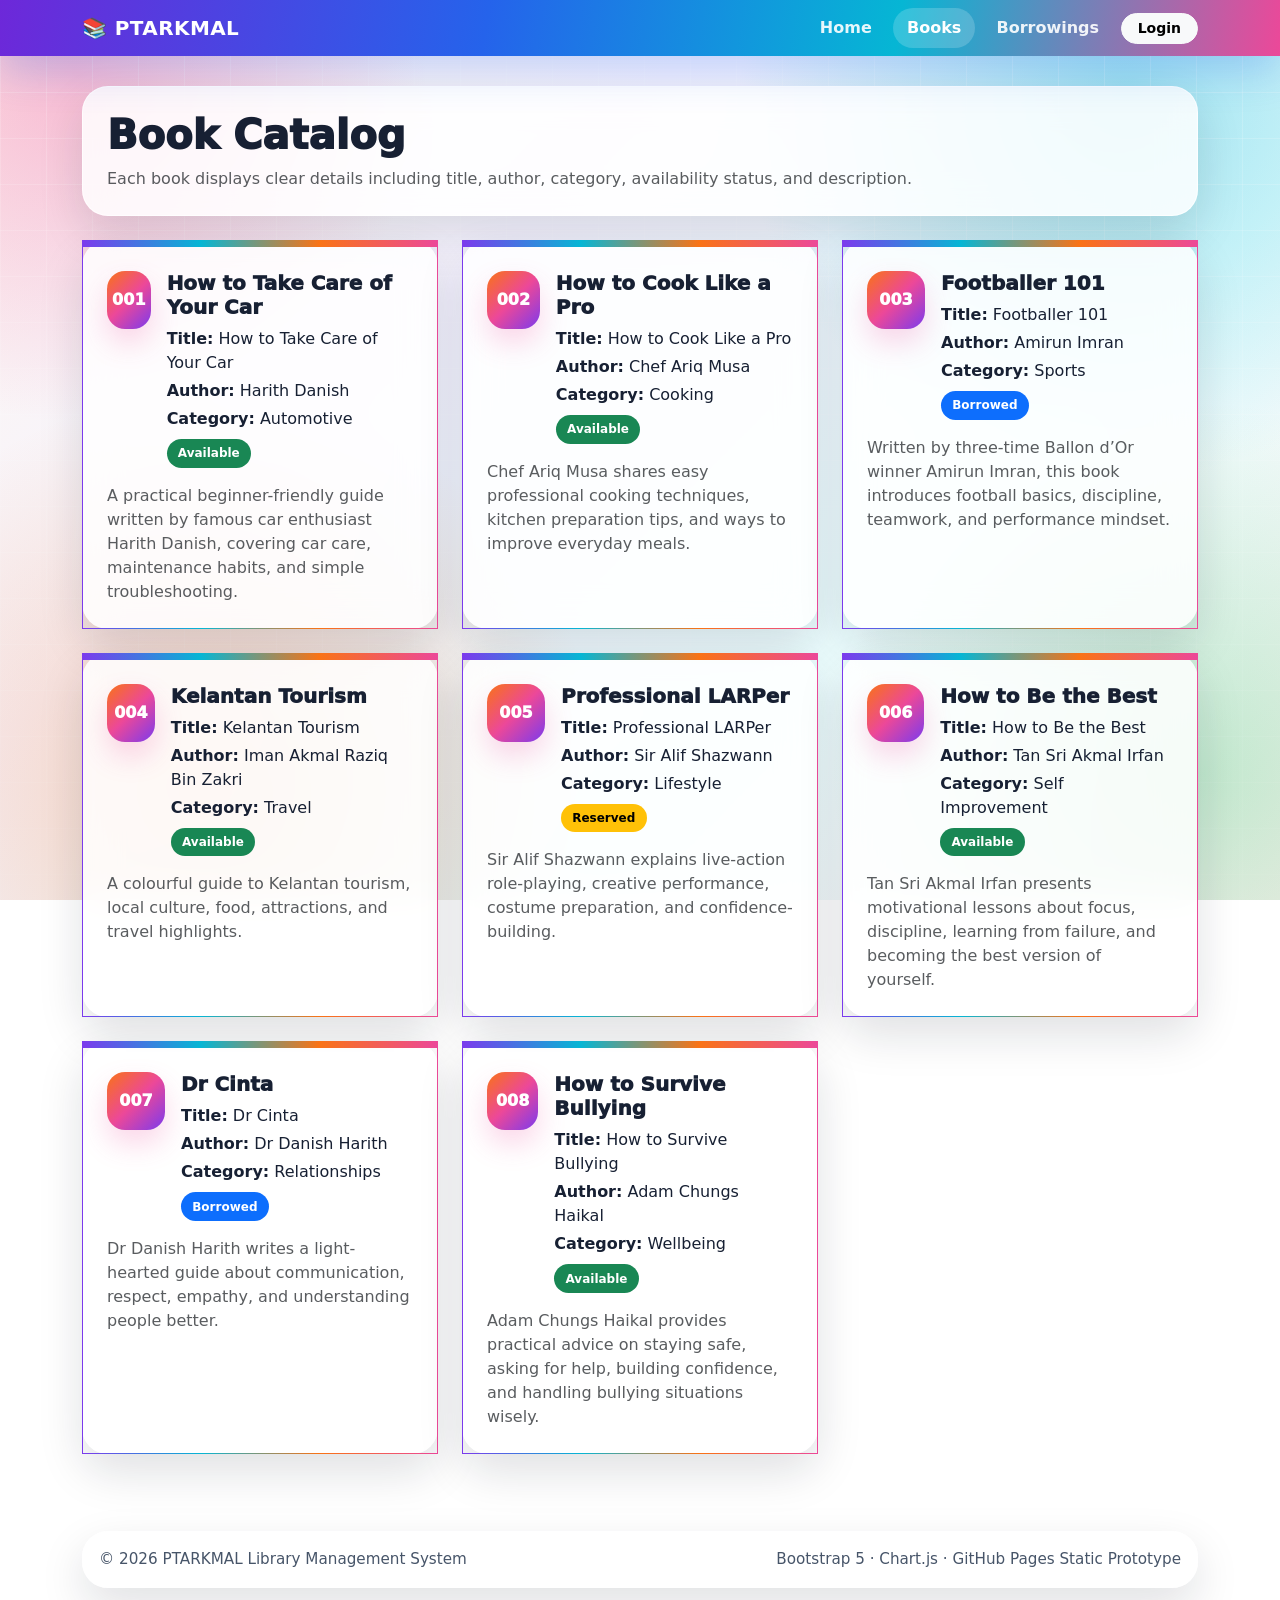
<file: books.html>
<!doctype html><html lang="en"><head><meta charset="utf-8"><meta name="viewport" content="width=device-width, initial-scale=1"><meta name="description" content="PTARKMAL book catalog"><title>Books | PTARKMAL</title><link href="https://cdn.jsdelivr.net/npm/bootstrap@5.3.3/dist/css/bootstrap.min.css" rel="stylesheet"><link href="assets/css/style.css" rel="stylesheet"></head><body onload="initPublicNav(); renderNav('books'); renderFooter(); renderBooks('bookCards', true);"><div id="navMount"></div><main class="page-wrap"><div class="container"><div class="glass-card p-4 mb-4"><h1 class="fw-black">Book Catalog</h1><p class="text-muted mb-0">Each book displays clear details including title, author, category, availability status, and description.</p></div><div id="bookCards" class="row g-4"></div></div></main><div id="footerMount"></div><script src="https://cdn.jsdelivr.net/npm/bootstrap@5.3.3/dist/js/bootstrap.bundle.min.js"></script><script src="assets/js/data.js"></script><script src="assets/js/app.js"></script></body></html>
</file>
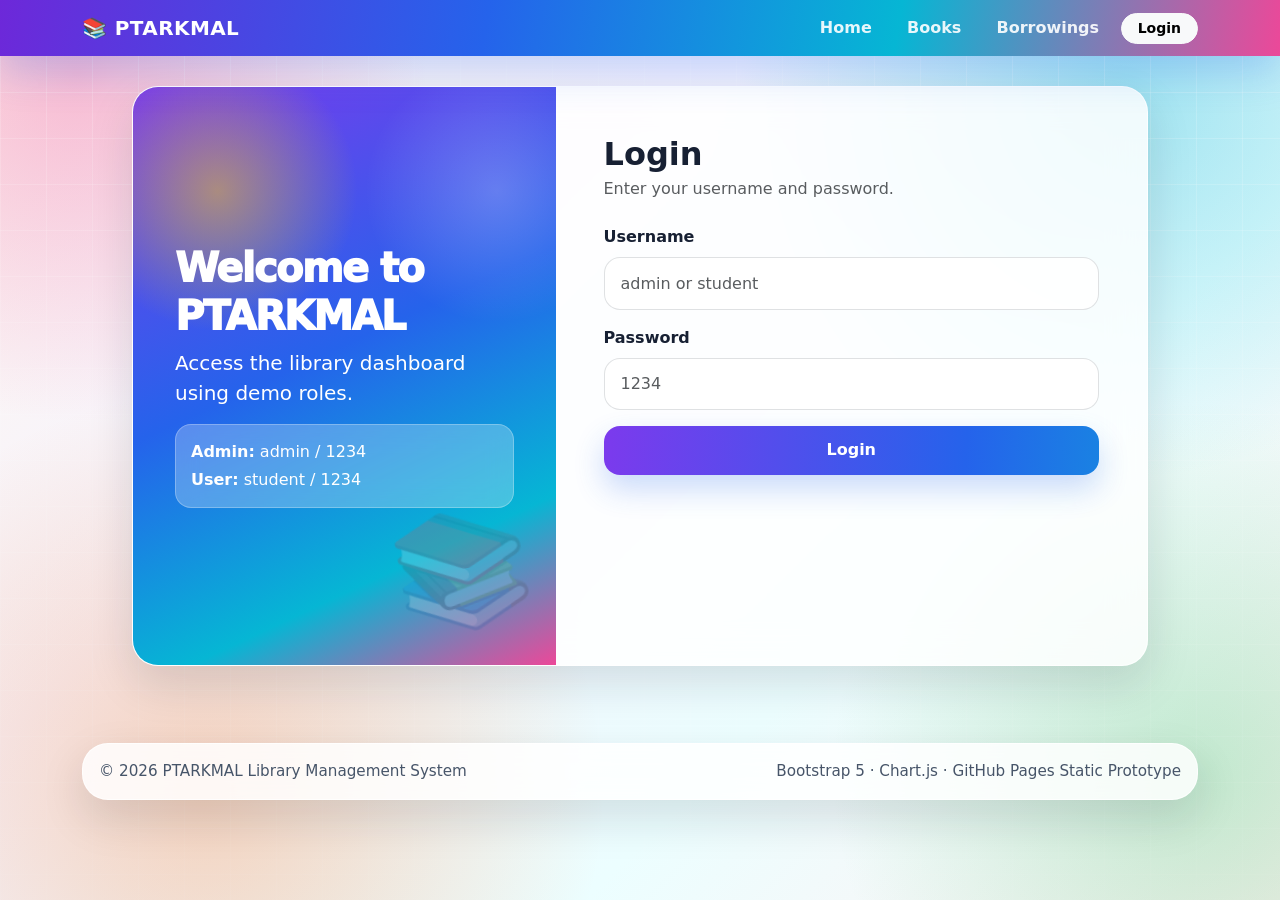
<file: borrowings.html>
<!doctype html><html lang="en"><head><meta charset="utf-8"><meta name="viewport" content="width=device-width, initial-scale=1"><meta name="description" content="Borrowing records for PTARKMAL"><title>Borrowings | PTARKMAL</title><link href="https://cdn.jsdelivr.net/npm/bootstrap@5.3.3/dist/css/bootstrap.min.css" rel="stylesheet"><link href="assets/css/style.css" rel="stylesheet"></head><body><div id="navMount"></div><main class="page-wrap"><div class="container"><div class="table-card p-4"><h1 class="fw-black">Borrowing Records</h1><p class="text-muted">Data view page showing book borrowing activity.</p><div class="table-responsive"><table class="table table-hover"><thead><tr><th>ID</th><th>Book</th><th>Borrower</th><th>Borrow Date</th><th>Due Date</th><th>Status</th></tr></thead><tbody id="borrowRows"></tbody></table></div></div></div></main><div id="footerMount"></div><script src="https://cdn.jsdelivr.net/npm/bootstrap@5.3.3/dist/js/bootstrap.bundle.min.js"></script><script src="assets/js/data.js"></script><script src="assets/js/app.js"></script><script>requireLogin();renderNav('borrowings');renderFooter();renderBorrowings();</script></body></html>
</file>
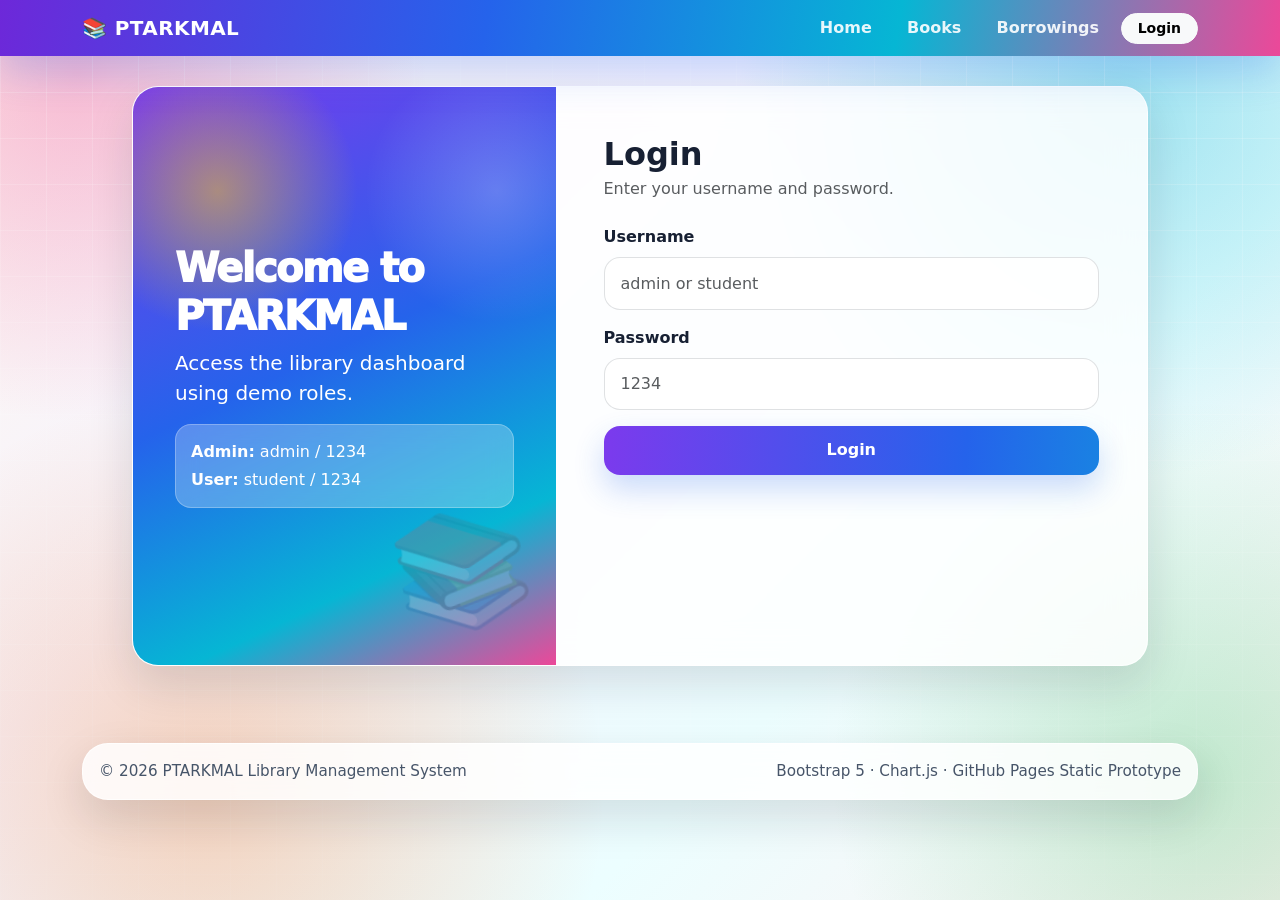
<file: login.html>
<!doctype html><html lang="en"><head><meta charset="utf-8"><meta name="viewport" content="width=device-width, initial-scale=1"><meta name="description" content="Login to PTARKMAL Library Management System"><title>Login | PTARKMAL</title><link href="https://cdn.jsdelivr.net/npm/bootstrap@5.3.3/dist/css/bootstrap.min.css" rel="stylesheet"><link href="assets/css/style.css" rel="stylesheet"></head><body onload="initPublicNav(); renderNav(); renderFooter();"><div id="navMount"></div><main class="page-wrap"><div class="container login-shell"><div class="glass-card login-panel row g-0"><div class="col-lg-5 login-art"><h1 class="fw-black">Welcome to PTARKMAL</h1><p class="lead">Access the library dashboard using demo roles.</p><div class="bg-white bg-opacity-25 rounded-4 p-3"><p class="mb-1"><strong>Admin:</strong> admin / 1234</p><p class="mb-0"><strong>User:</strong> student / 1234</p></div></div><div class="col-lg-7 p-4 p-md-5"><h2 class="fw-bold mb-1">Login</h2><p class="text-muted">Enter your username and password.</p><div id="alertBox"></div><form id="loginForm" class="mt-4"><div class="mb-3"><label class="form-label fw-bold">Username</label><input class="form-control" id="username" autocomplete="username" placeholder="admin or student" required></div><div class="mb-3"><label class="form-label fw-bold">Password</label><input type="password" class="form-control" id="password" autocomplete="current-password" placeholder="1234" required></div><button class="btn btn-gradient w-100" type="submit">Login</button></form></div></div></div></main><div id="footerMount"></div><script src="https://cdn.jsdelivr.net/npm/bootstrap@5.3.3/dist/js/bootstrap.bundle.min.js"></script><script src="assets/js/data.js"></script><script src="assets/js/app.js"></script><script>document.getElementById('loginForm').addEventListener('submit',e=>{e.preventDefault();const u=username.value.trim();const p=password.value.trim();const match=Object.values(PTARKMAL.credentials).find(x=>x.username===u&&x.password===p);if(match){setSession({username:match.username,role:match.role,name:match.name});location.href='dashboard.html';}else{alertBox.innerHTML='<div class="alert alert-danger rounded-4 fw-bold">Invalid username or password. Please try again.</div>';}});</script></body></html>
</file>
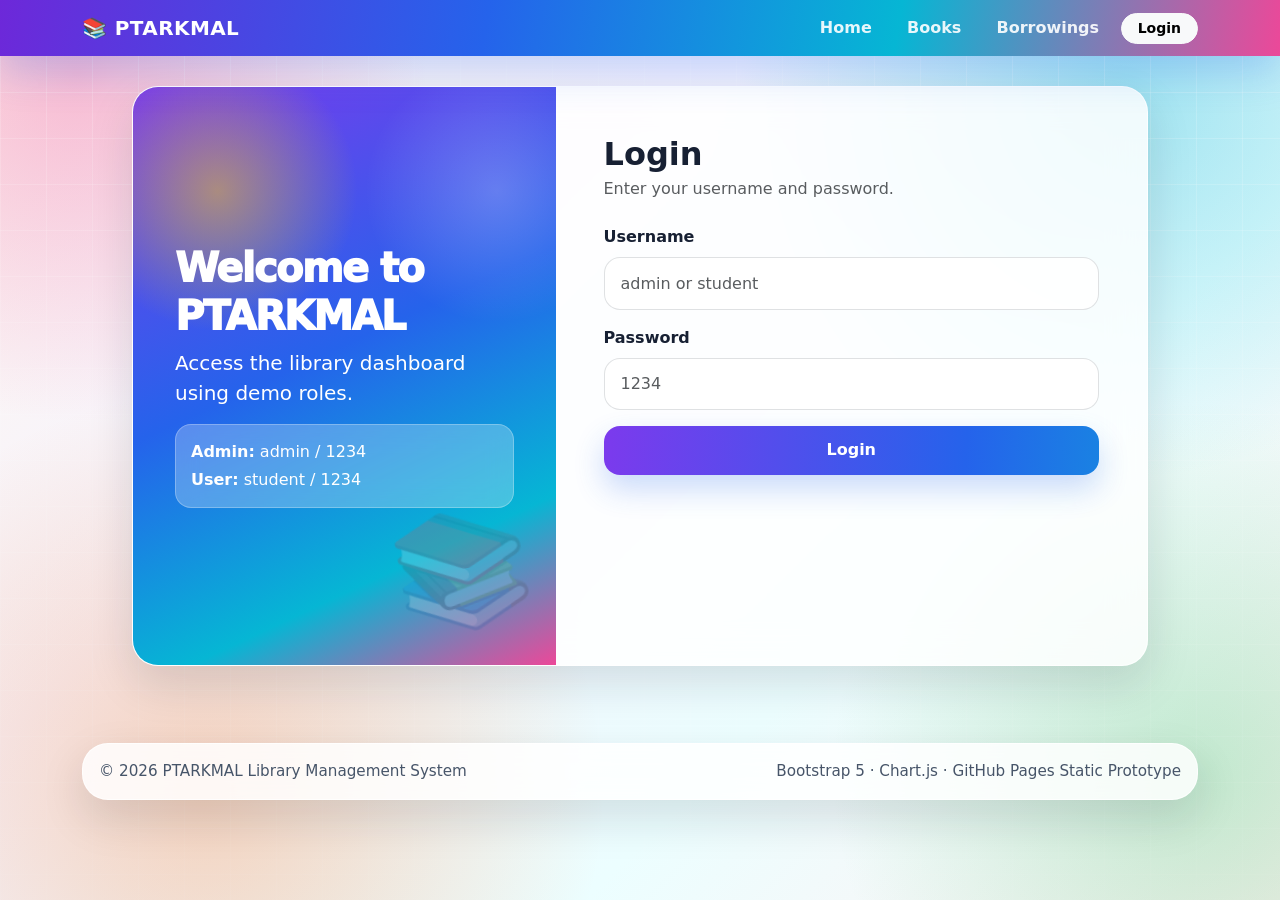
<file: profile.html>
<!doctype html><html lang="en"><head><meta charset="utf-8"><meta name="viewport" content="width=device-width, initial-scale=1"><meta name="description" content="Student profile for PTARKMAL"><title>Profile | PTARKMAL</title><link href="https://cdn.jsdelivr.net/npm/bootstrap@5.3.3/dist/css/bootstrap.min.css" rel="stylesheet"><link href="assets/css/style.css" rel="stylesheet"></head><body><div id="navMount"></div><main class="page-wrap"><div class="container"><div class="glass-card p-5"><h1 class="fw-black">Student Profile</h1><p class="text-muted">Demo user profile section.</p><div class="row g-3"><div class="col-md-6"><div class="stat-card color-a"><p>Name</p><h3 class="fs-3" data-user-name></h3></div></div><div class="col-md-6"><div class="stat-card color-c"><p>Role</p><h3 class="fs-3">Student/User</h3></div></div></div><hr><h4 class="fw-bold">My Reading Interest</h4><p class="mb-0">Automotive, cooking, sports, tourism, lifestyle, self improvement, relationships, and wellbeing.</p></div></div></main><div id="footerMount"></div><script src="https://cdn.jsdelivr.net/npm/bootstrap@5.3.3/dist/js/bootstrap.bundle.min.js"></script><script src="assets/js/data.js"></script><script src="assets/js/app.js"></script><script>const s=requireLogin();renderNav('profile');renderFooter();if(s.role!=='user'){location.href='dashboard.html';}</script></body></html>
</file>
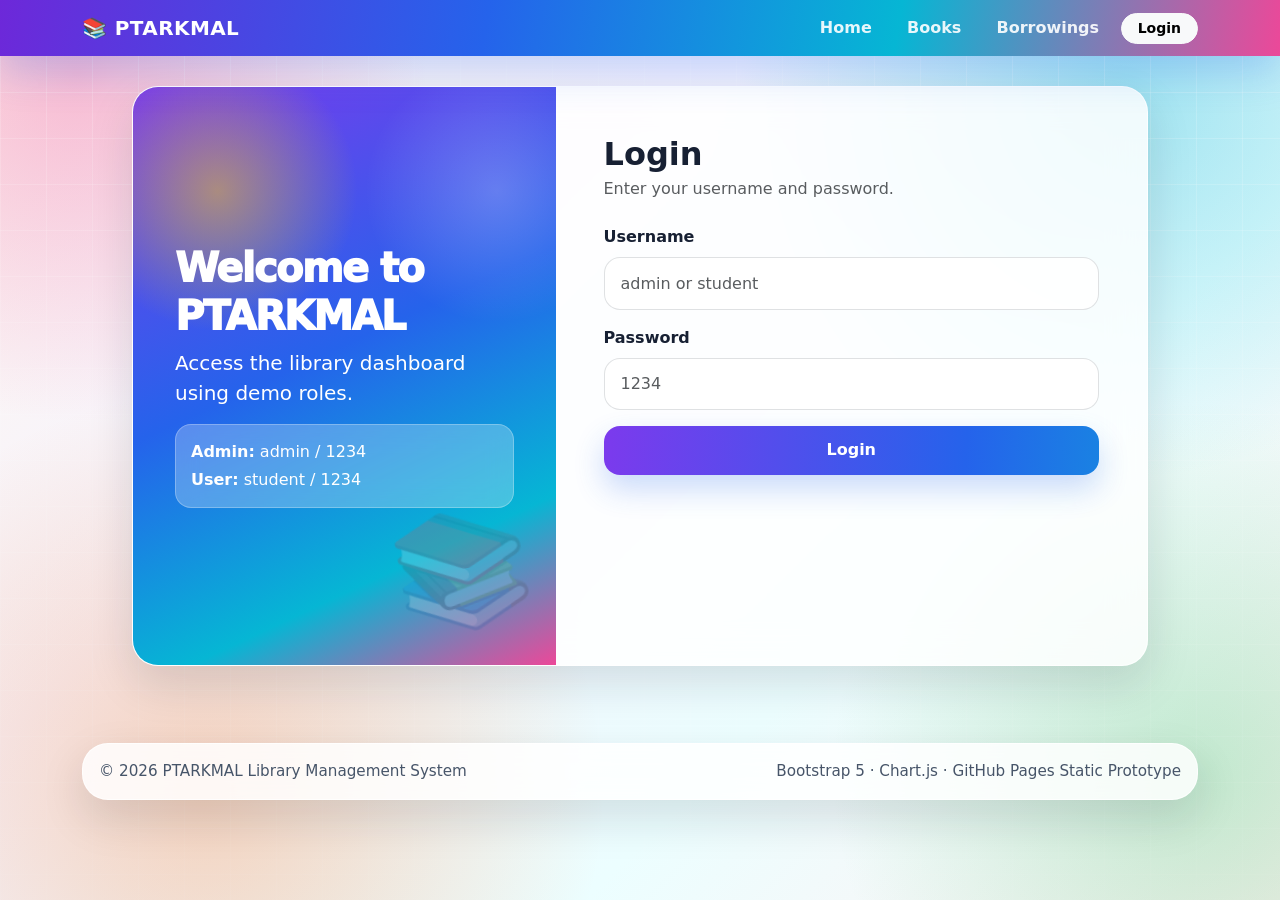
<file: users.html>
<!doctype html><html lang="en"><head><meta charset="utf-8"><meta name="viewport" content="width=device-width, initial-scale=1"><meta name="description" content="Admin user list for PTARKMAL"><title>Users | PTARKMAL</title><link href="https://cdn.jsdelivr.net/npm/bootstrap@5.3.3/dist/css/bootstrap.min.css" rel="stylesheet"><link href="assets/css/style.css" rel="stylesheet"></head><body><div id="navMount"></div><main class="page-wrap"><div class="container"><div class="table-card p-4"><h1 class="fw-black">User Management</h1><p class="text-muted">Admin data view page for registered users.</p><div class="table-responsive"><table class="table table-hover"><thead><tr><th>ID</th><th>Name</th><th>Role</th><th>Email</th><th>Status</th></tr></thead><tbody id="usersRows"></tbody></table></div></div></div></main><div id="footerMount"></div><script src="https://cdn.jsdelivr.net/npm/bootstrap@5.3.3/dist/js/bootstrap.bundle.min.js"></script><script src="assets/js/data.js"></script><script src="assets/js/app.js"></script><script>const s=requireLogin();renderNav('users');renderFooter();if(s.role!=='admin'){location.href='dashboard.html';}renderUsers();</script></body></html>
</file>
<file: assets/css/style.css>
:root{
  --ink:#172033;
  --muted:#64748b;
  --brand:#7c3aed;
  --brand2:#2563eb;
  --accent:#f97316;
  --pink:#ec4899;
  --cyan:#06b6d4;
  --green:#22c55e;
  --yellow:#facc15;
  --glass:rgba(255,255,255,.84);
}
*{box-sizing:border-box}
html{scroll-behavior:smooth}
body{
  min-height:100vh;
  color:var(--ink);
  background:
    radial-gradient(circle at 6% 8%, rgba(236,72,153,.34), transparent 24%),
    radial-gradient(circle at 88% 10%, rgba(6,182,212,.34), transparent 28%),
    radial-gradient(circle at 16% 88%, rgba(249,115,22,.28), transparent 30%),
    radial-gradient(circle at 94% 86%, rgba(34,197,94,.26), transparent 26%),
    linear-gradient(135deg,#fff7ed 0%,#f5f3ff 34%,#ecfeff 68%,#fff1f2 100%);
  background-attachment:fixed;
  font-family:system-ui,-apple-system,BlinkMacSystemFont,"Segoe UI",sans-serif;
}
body:before{
  content:"";
  position:fixed;
  inset:0;
  z-index:-1;
  background-image:
    linear-gradient(rgba(255,255,255,.28) 1px, transparent 1px),
    linear-gradient(90deg, rgba(255,255,255,.28) 1px, transparent 1px);
  background-size:46px 46px;
  mask-image:linear-gradient(to bottom,rgba(0,0,0,.7),rgba(0,0,0,.15));
}
.navbar{
  background:linear-gradient(100deg,#6d28d9 0%,#2563eb 38%,#06b6d4 70%,#ec4899 100%)!important;
  box-shadow:0 14px 40px rgba(37,99,235,.25);
}
.navbar-brand{font-weight:900;letter-spacing:.4px;text-transform:uppercase}
.nav-link{font-weight:700;color:rgba(255,255,255,.9)!important;border-radius:999px;padding:.5rem .85rem!important}
.nav-link:hover,.nav-link.active{color:#fff!important;background:rgba(255,255,255,.18);text-decoration:none}
.page-wrap{padding:30px 0 52px}
.hero{
  position:relative;
  background:
    linear-gradient(135deg,rgba(109,40,217,.94),rgba(37,99,235,.86),rgba(236,72,153,.76)),
    url('https://images.unsplash.com/photo-1524995997946-a1c2e315a42f?auto=format&fit=crop&w=1400&q=70') center/cover;
  border-radius:34px;
  color:white;
  padding:52px;
  box-shadow:0 30px 75px rgba(31,37,68,.28);
  overflow:hidden;
}
.hero:after{
  content:"";
  position:absolute;
  width:260px;height:260px;right:-70px;top:-70px;border-radius:50%;
  background:radial-gradient(circle,rgba(250,204,21,.65),rgba(255,255,255,.05) 60%,transparent 70%);
}
.hero>*{position:relative;z-index:1}
.hero h1{font-size:clamp(2.1rem,4vw,4rem);font-weight:950;letter-spacing:-.05em}
.hero p{font-size:1.13rem;max-width:760px;color:rgba(255,255,255,.92)}
.glass-card,.stat-card,.table-card,.card{
  background:var(--glass);
  backdrop-filter:blur(18px);
  border:1px solid rgba(255,255,255,.74);
  border-radius:26px;
  box-shadow:0 18px 45px rgba(15,23,42,.13);
}
.card{overflow:hidden}
.card-header{
  background:linear-gradient(135deg,rgba(255,255,255,.94),rgba(245,243,255,.94),rgba(236,254,255,.94));
  border-bottom:1px solid rgba(124,58,237,.1);
  font-weight:850;
}
.stat-card{padding:24px;position:relative;overflow:hidden;transition:.22s transform,.22s box-shadow}
.stat-card:hover,.book-card:hover{transform:translateY(-6px);box-shadow:0 26px 60px rgba(124,58,237,.18)}
.stat-card:after{
  content:"";position:absolute;right:-38px;top:-38px;width:130px;height:130px;border-radius:50%;background:rgba(255,255,255,.42)
}
.stat-card h3{font-size:2.25rem;font-weight:950;margin:0}
.stat-card p{margin:0;color:var(--muted);font-weight:800}
.color-a{background:linear-gradient(135deg,#dbeafe 0%,#fff 52%,#f5f3ff 100%);border-left:7px solid #2563eb}
.color-b{background:linear-gradient(135deg,#fef3c7 0%,#fff 52%,#fff7ed 100%);border-left:7px solid #f97316}
.color-c{background:linear-gradient(135deg,#dcfce7 0%,#fff 52%,#ecfeff 100%);border-left:7px solid #22c55e}
.color-d{background:linear-gradient(135deg,#fce7f3 0%,#fff 52%,#f5f3ff 100%);border-left:7px solid #ec4899}
.btn-gradient,.btn-primary{
  border:0!important;color:#fff!important;font-weight:850;border-radius:16px;padding:.78rem 1.08rem;
  background:linear-gradient(95deg,#7c3aed,#2563eb,#06b6d4,#ec4899);
  background-size:220% 100%;
  box-shadow:0 14px 30px rgba(37,99,235,.24);
  transition:.2s ease;
}
.btn-gradient:hover,.btn-primary:hover{filter:brightness(1.06);transform:translateY(-2px);background-position:100% 0}
.btn-outline-primary{border-radius:14px;font-weight:800;border-color:#7c3aed;color:#6d28d9}
.btn-outline-primary:hover{background:#7c3aed;border-color:#7c3aed}
.badge-soft{background:linear-gradient(135deg,rgba(124,58,237,.15),rgba(6,182,212,.15));color:#5b21b6;border-radius:999px;padding:.48rem .75rem;font-weight:850}
.badge{border-radius:999px;padding:.52rem .7rem}
.login-shell{max-width:1040px;margin:auto}
.login-panel{min-height:580px;overflow:hidden}
.login-art{
  position:relative;
  background:
    radial-gradient(circle at 20% 18%,rgba(250,204,21,.5),transparent 24%),
    radial-gradient(circle at 86% 18%,rgba(255,255,255,.22),transparent 22%),
    linear-gradient(155deg,#7c3aed 0%,#2563eb 46%,#06b6d4 78%,#ec4899 100%);
  color:white;padding:42px;display:flex;flex-direction:column;justify-content:center;overflow:hidden
}
.login-art:after{
  content:"📚";
  position:absolute;
  right:24px;
  bottom:12px;
  font-size:7rem;
  opacity:.18;
  transform:rotate(-10deg);
}
.login-art h1{font-weight:950;letter-spacing:-.04em}
.login-art .bg-white{box-shadow:inset 0 0 0 1px rgba(255,255,255,.26);backdrop-filter:blur(12px)}
.form-control,.form-select{border-radius:16px;padding:.82rem 1rem;border:1px solid rgba(15,23,42,.13);background:rgba(255,255,255,.9)}
.form-control:focus,.form-select:focus{border-color:#7c3aed;box-shadow:0 0 0 .25rem rgba(124,58,237,.16)}
.table{vertical-align:middle;border-color:rgba(124,58,237,.1)}
.table thead th{
  background:linear-gradient(135deg,#ede9fe,#cffafe,#fff7ed);
  color:#4c1d95;text-transform:uppercase;font-size:.78rem;letter-spacing:.055em;border:0
}
.table tbody tr{transition:.15s ease}
.table tbody tr:hover{background:rgba(124,58,237,.06)}
.book-card{height:100%;transition:.22s transform,.22s box-shadow;border-top:7px solid transparent;border-image:linear-gradient(90deg,#7c3aed,#06b6d4,#f97316,#ec4899) 1}
.book-icon{width:58px;height:58px;border-radius:18px;display:grid;place-items:center;color:white;font-weight:950;background:linear-gradient(135deg,#f97316,#ec4899,#7c3aed);box-shadow:0 14px 28px rgba(236,72,153,.22)}
.book-detail-box,.book-details{
  background:linear-gradient(135deg,rgba(255,247,237,.9),rgba(245,243,255,.9),rgba(236,254,255,.9));
  border:1px solid rgba(124,58,237,.12);
  border-radius:18px;
  padding:1rem;
}
.footer{padding:25px 0;color:#475569;font-size:.95rem}
.chart-box{min-height:320px;padding:24px}
.role-admin-only,.role-user-only{display:none}
body.role-admin .role-admin-only{display:block}
body.role-user .role-user-only{display:block}
body.role-admin .nav-admin{display:inline-block!important}
body.role-user .nav-user{display:inline-block!important}
.nav-admin,.nav-user{display:none!important}
.fw-black{font-weight:950}
@media (max-width:768px){.hero{padding:32px;border-radius:26px}.login-art{min-height:280px}.page-wrap{padding-top:20px}.stat-card{padding:20px}}
</file>
